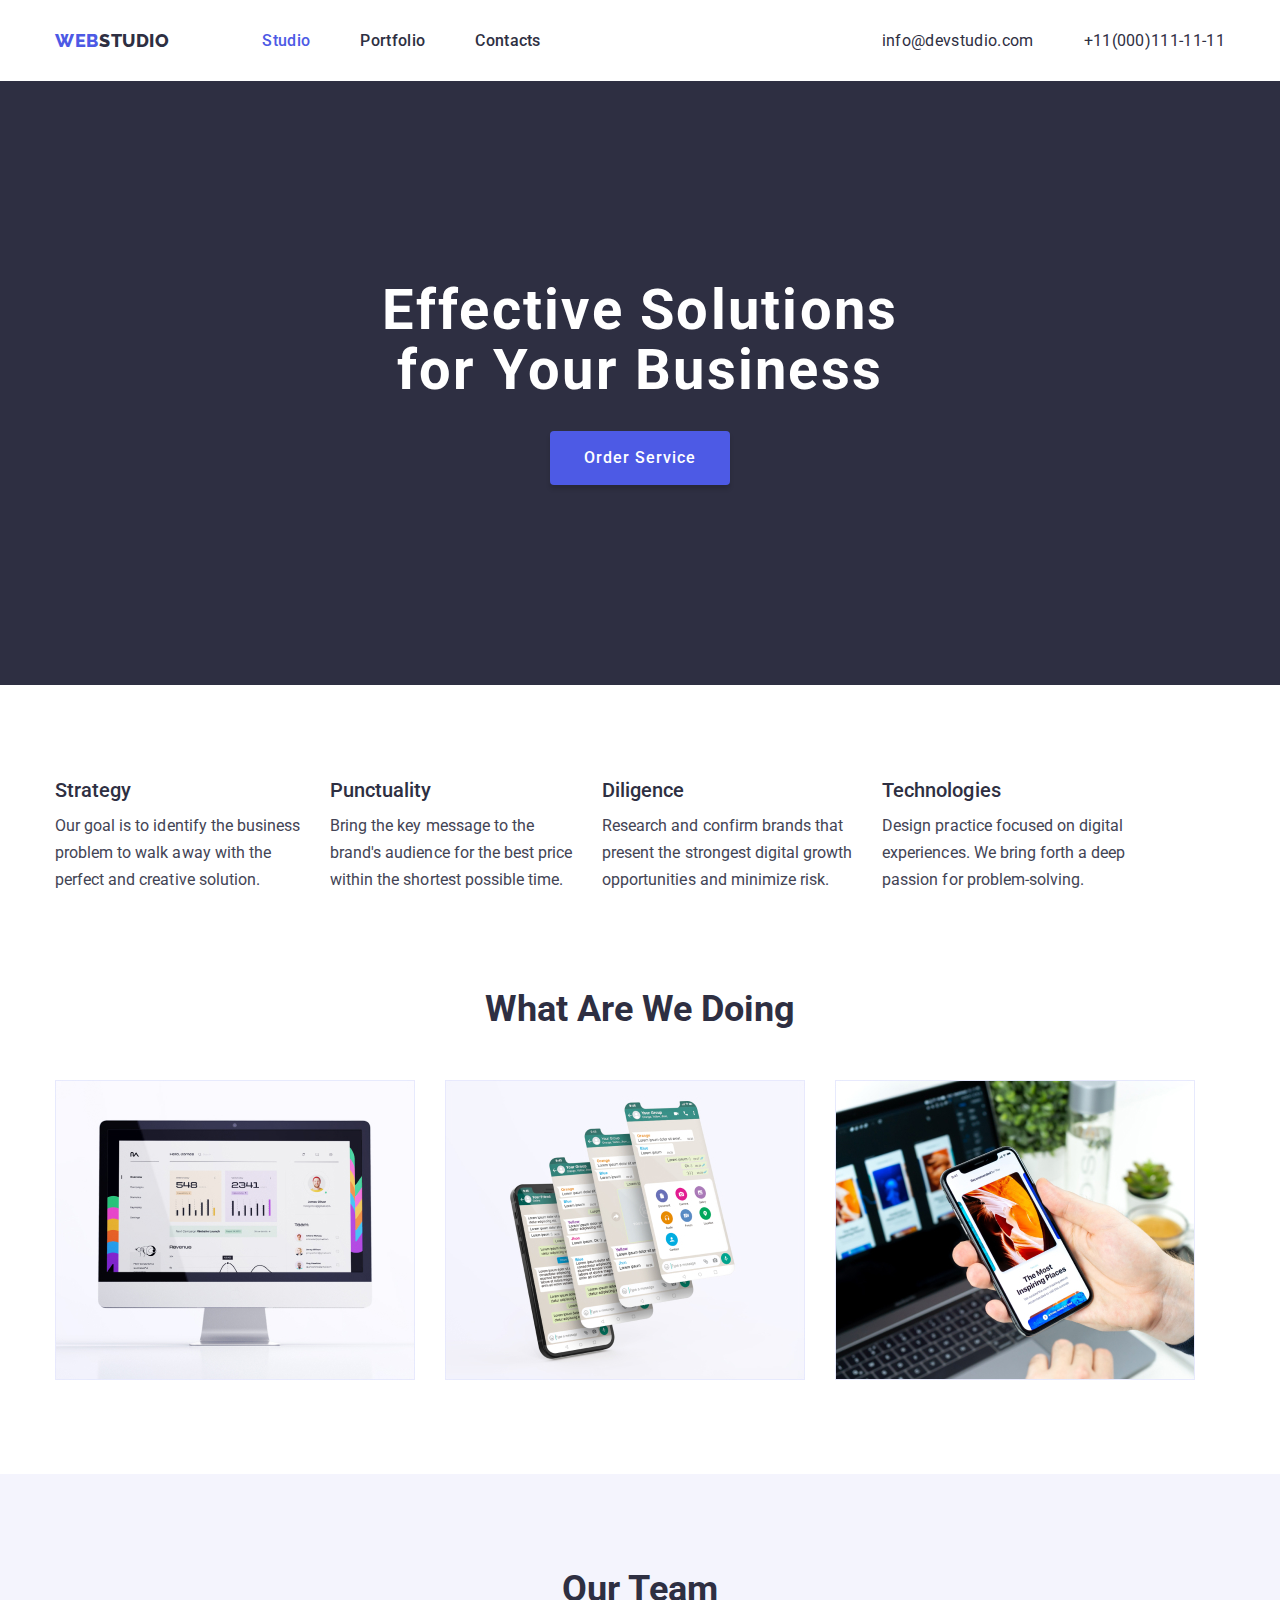
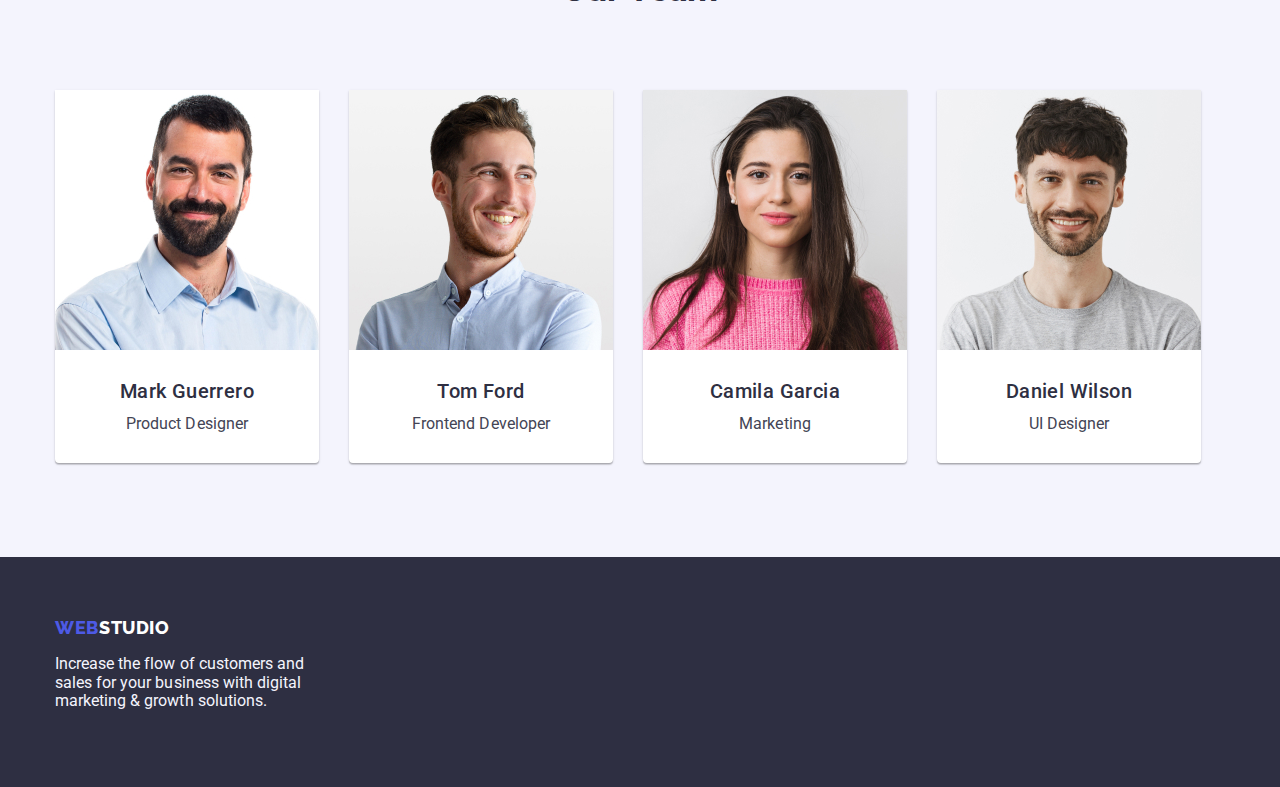
<file: index.html>
<!DOCTYPE html>
<html lang="en">
  <head>
    <meta charset="UTF-8" />
    <meta http-equiv="X-UA-Compatible" content="IE=edge" />
    <meta name="viewport" content="width=device-width, initial-scale=1.0" />
    <title>Studio</title>
    <link rel="preconnect" href="https://fonts.googleapis.com " />
    <link rel="preconnect" href="https://fonts.gstatic.com " crossorigin />
    <link
      rel="stylesheet"
      href="https://cdnjs.cloudflare.com/ajax/libs/modern-normalize/2.0.0/modern-normalize.min.css"
    />
    <link
      href="https://fonts.googleapis.com/css2?family=Raleway:wght@800&family=Roboto:wght@400;500;700;900&display=swap"
      rel="stylesheet"
    />
    <link rel="stylesheet" href="./css/style.css" />
  </head>
  <body>
    <!--this is the header-->
    <header class="page-header">
      <div class="container menu">
        <nav class="navigation">
          <a href="./index.html" class="logo-link">
            <span class="logo">WEB</span>
            <span class="studio">STUDIO</span>
          </a>

          <ul class="nav-menu list">
            <li class="item">
              <a href="./index.html" class="page current link">Studio</a>
            </li>
            <li class="item">
              <a href="./portfolio.html" class="page link">Portfolio</a>
            </li>
            <li class="item"><a href="#" class="page link">Contacts</a></li>
          </ul>
        </nav>

        <ul class="contacts-menu list">
          <li class="item">
            <a href="mailto:info@devstudio.com" class="contact link"
              >info@devstudio.com</a
            >
          </li>
          <li class="item">
            <a href="tel:+110001111111" class="contact link"
              >+11(000)111-11-11</a
            >
          </li>
        </ul>
      </div>
    </header>

    <!-- this is the main section -->
    <main>
      <!--This is section 1 -->
      <section class="hero bg-hero">
        <div class="container">
          <h1 class="hero-title">
            Effective Solutions <br />
            for Your Business
          </h1>
          <button type="button" class="button primary">Order Service</button>
        </div>
      </section>

      <!-- This is section 2 -->
      <section class="section">
        <div class="container">
          <ul class="benefits list">
            <li class="item">
              <h3 class="title">Strategy</h3>
              <p class="description">
                Our goal is to identify the business <br />
                problem to walk away with the <br />
                perfect and creative solution.
              </p>
            </li>

            <li class="item">
              <h3 class="title">Punctuality</h3>
              <p class="description">
                Bring the key message to the <br />
                brand's audience for the best price <br />
                within the shortest possible time.
              </p>
            </li>

            <li class="item">
              <h3 class="title">Diligence</h3>
              <p class="description">
                Research and confirm brands that <br />
                present the strongest digital growth <br />
                opportunities and minimize risk.
              </p>
            </li>

            <li class="item">
              <h3 class="title">Technologies</h3>
              <p class="description">
                Design practice focused on digital <br />
                experiences. We bring forth a deep <br />
                passion for problem-solving.
              </p>
            </li>
          </ul>
        </div>
      </section>

      <!-- This is section 3 -->
      <section class="section no-top-padding">
        <div class="container">
          <h2 class="section-title">What Are We Doing</h2>
          <ul class="what-we-do list">
            <li class="item">
              <img
                class="image"
                src="images/img1.jpg"
                alt="computer"
                width="370"
                height="294"
              />
            </li>
            <li class="item">
              <img
                class="image"
                src="images/img2.jpg"
                alt="cellphone"
                width="370"
                height="294"
              />
            </li>
            <li class="item">
              <img
                class="image"
                src="images/img3.jpg"
                alt="computer and cellphone"
                width="370"
                height="294"
              />
            </li>
          </ul>
        </div>
      </section>

      <!-- This is section 4-->
      <section class="section bg-team">
        <div class="container">
          <h2 class="section-title">Our Team</h2>
          <ul class="team list">
            <li class="item">
              <img
                class="image"
                src="images/img4.jpg"
                alt="mark"
                width="270"
                height="260"
              />
              <h3 class="name">Mark Guerrero</h3>
              <p class="position">Product Designer</p>
            </li>

            <li class="item">
              <img
                class="image"
                src="images/img5.jpg"
                alt="tom"
                width="270"
                height="260"
              />
              <h3 class="name">Tom Ford</h3>
              <p class="position">Frontend Developer</p>
            </li>

            <li class="item">
              <img
                class="image"
                src="images/img6.jpg"
                alt="camila"
                width="270"
                height="260"
              />
              <h3 class="name">Camila Garcia</h3>
              <p class="position">Marketing</p>
            </li>

            <li class="item">
              <img
                class="image"
                src="images/img7.jpg"
                alt="daniel"
                width="270"
                height="260"
              />
              <h3 class="name">Daniel Wilson</h3>
              <p class="position">UI Designer</p>
            </li>
          </ul>
        </div>
      </section>
    </main>

    <!-- This is Footer -->

    <footer class="page-footer bg-footer">
      <div class="container">
        <a href="./index.html" class="logo-link footer">
          <span class="logo">WEB</span>
          <span class="studio-2">STUDIO</span>
        </a>
        <p class="footer-description">
          Increase the flow of customers and <br />
          sales for your business with digital <br />
          marketing & growth solutions.
        </p>
      </div>
    </footer>
  </body>
</html>
</file>
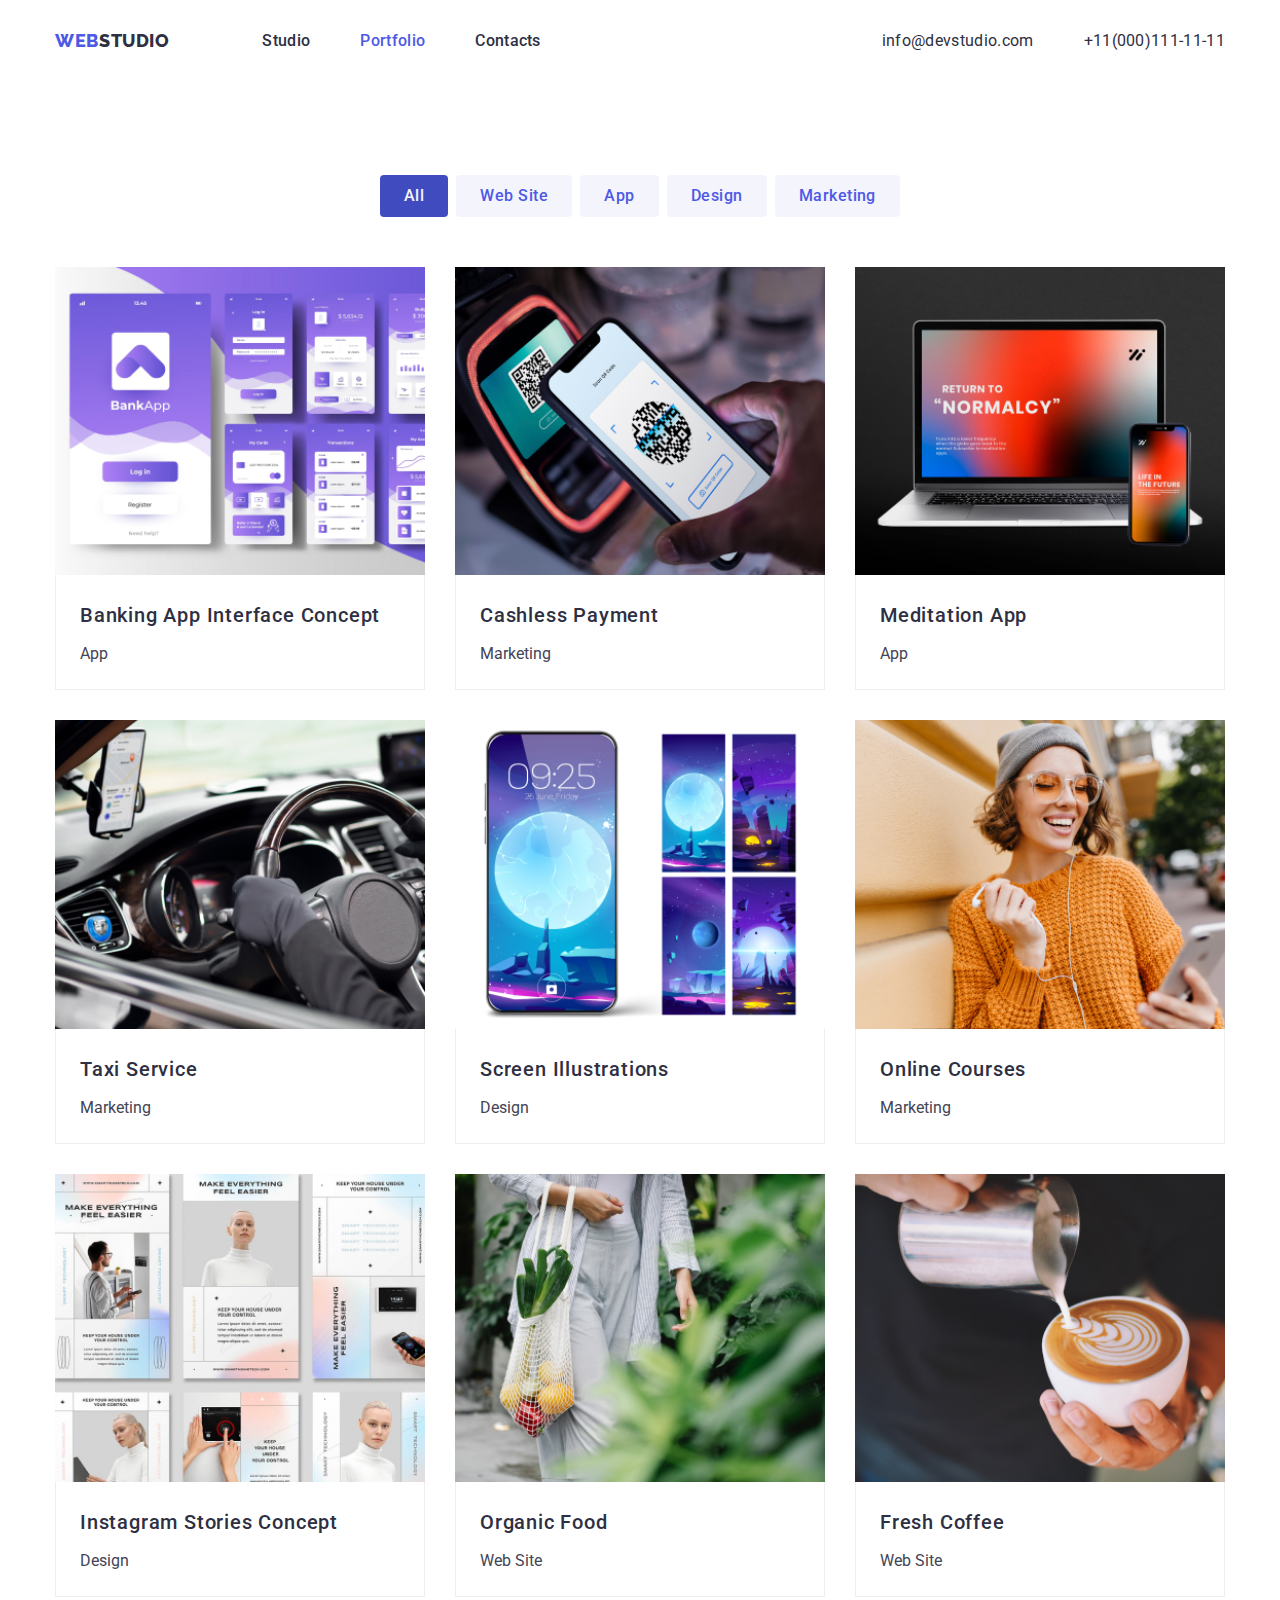
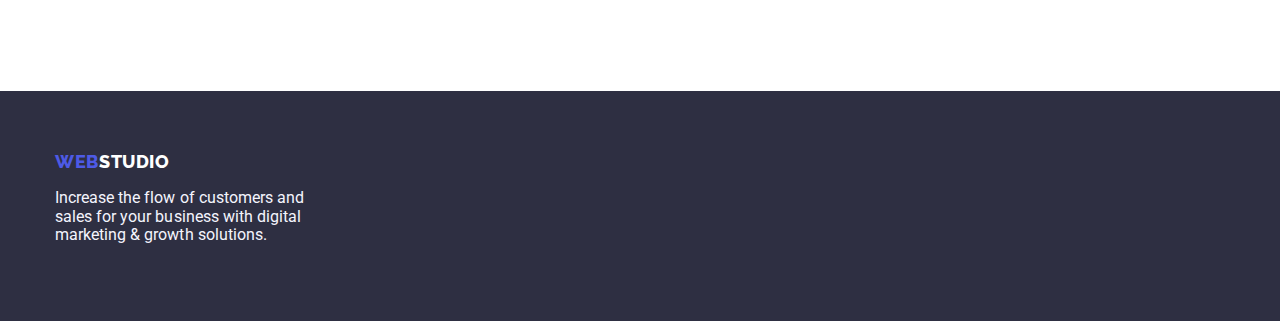
<file: portfolio.html>
<!DOCTYPE html>
<html lang="en">
  <head>
    <meta charset="UTF-8" />
    <meta http-equiv="X-UA-Compatible" content="IE=edge" />
    <meta name="viewport" content="width=device-width, initial-scale=1.0" />
    <title>Portfolio</title>
    <link rel="preconnect" href="https://fonts.googleapis.com " />
    <link rel="preconnect" href="https://fonts.gstatic.com " crossorigin />
    <link
      rel="stylesheet"
      href="https://cdnjs.cloudflare.com/ajax/libs/modern-normalize/2.0.0/modern-normalize.min.css"
    />
    <link
      href="https://fonts.googleapis.com/css2?family=Raleway:wght@800&family=Roboto:wght@400;500;700;900&display=swap"
      rel="stylesheet"
    />
    <link rel="stylesheet" href="./css/style.css" />
  </head>
  <body>
    <!--this is the header-->
    <header class="page-header">
      <div class="container menu">
        <nav class="navigation">
          <a href="./index.html" class="logo-link">
            <span class="logo">WEB</span>
            <span class="studio">STUDIO</span>
          </a>

          <ul class="nav-menu list">
            <li class="item">
              <a href="./index.html" class="page link">Studio</a>
            </li>
            <li class="item">
              <a href="./portfolio.html" class="page current link">Portfolio</a>
            </li>
            <li class="item"><a href="#" class="page link">Contacts</a></li>
          </ul>
        </nav>

        <ul class="contacts-menu list">
          <li class="item">
            <a href="mailto:info@devstudio.com" class="contact link"
              >info@devstudio.com</a
            >
          </li>
          <li class="item">
            <a href="tel:+110001111111" class="contact link"
              >+11(000)111-11-11</a
            >
          </li>
        </ul>
      </div>
    </header>

    <!-- this is the main section -->
    <main>
      <section class="section">
        <div class="container">
          <!-- Filters -->
          <ul class="filters list">
            <li class="space">
              <button type="button" class="button filter current">All</button>
            </li>
            <li class="space">
              <button type="button" class="button filter">Web Site</button>
            </li>
            <li class="space">
              <button type="button" class="button filter">App</button>
            </li>
            <li class="space">
              <button type="button" class="button filter">Design</button>
            </li>
            <li class="space">
              <button type="button" class="button filter">Marketing</button>
            </li>
          </ul>

          <!-- Projects -->
          <ul class="projects list">
            <li class="project-card">
              <a href="#" class="project link">
                <img
                  class="image"
                  src="images/project-card-1.jpg"
                  alt="bank app"
                  width="370"
                  height="294"
                />
                <div class="substrate">
                  <h3 class="name">Banking App Interface Concept</h3>
                  <p class="type">App</p>
                </div>
              </a>
            </li>

            <li class="project-card">
              <a href="#" class="project link">
                <img
                  class="image"
                  src="images/project-card-2.jpg"
                  alt="qr code payment"
                  width="370"
                  height="294"
                />
                <div class="substrate">
                  <h3 class="name">Cashless Payment</h3>
                  <p class="type">Marketing</p>
                </div>
              </a>
            </li>

            <li class="project-card">
              <a href="#" class="project link">
                <img
                  class="image"
                  src="images/project-card-3.jpg"
                  alt="laptop"
                  width="370"
                  height="294"
                />
                <div class="substrate">
                  <h3 class="name">Meditation App</h3>
                  <p class="type">App</p>
                </div>
              </a>
            </li>

            <li class="project-card">
              <a href="#" class="project link">
                <img
                  class="image"
                  src="images/project-card-4.jpg"
                  alt="taxi"
                  width="370"
                  height="294"
                />
                <div class="substrate">
                  <h3 class="name">Taxi Service</h3>
                  <p class="type">Marketing</p>
                </div>
              </a>
            </li>

            <li class="project-card">
              <a href="#" class="project link">
                <img
                  class="image"
                  src="images/project-card-5.jpg"
                  alt="mobile screen"
                  width="370"
                  height="294"
                />
                <div class="substrate">
                  <h3 class="name">Screen Illustrations</h3>
                  <p class="type">Design</p>
                </div>
              </a>
            </li>

            <li class="project-card">
              <a href="#" class="project link">
                <img
                  class="image"
                  src="images/project-card-6.jpg"
                  alt="woman"
                  width="370"
                  height="294"
                />
                <div class="substrate">
                  <h3 class="name">Online Courses</h3>
                  <p class="type">Marketing</p>
                </div>
              </a>
            </li>

            <li class="project-card">
              <a href="#" class="project link">
                <img
                  class="image"
                  src="images/project-card-7.jpg"
                  alt="instagram pictures"
                  width="370"
                  height="294"
                />
                <div class="substrate">
                  <h3 class="name">Instagram Stories Concept</h3>
                  <p class="type">Design</p>
                </div>
              </a>
            </li>

            <li class="project-card">
              <a href="#" class="project link">
                <img
                  class="image"
                  src="images/project-card-8.jpg"
                  alt="organic food"
                  width="370"
                  height="294"
                />
                <div class="substrate">
                  <h3 class="name">Organic Food</h3>
                  <p class="type">Web Site</p>
                </div>
              </a>
            </li>

            <li class="project-card">
              <a href="#" class="project link">
                <img
                  class="image"
                  src="images/project-card-9.jpg"
                  alt="coffee"
                  width="370"
                  height="294"
                />
                <div class="substrate">
                  <h3 class="name">Fresh Coffee</h3>
                  <p class="type">Web Site</p>
                </div>
              </a>
            </li>
          </ul>
        </div>
      </section>
    </main>

    <!-- This is Footer -->

    <footer class="page-footer bg-footer">
      <div class="container">
        <a href="./index.html" class="logo-link footer">
          <span class="logo">WEB</span>
          <span class="studio-2">STUDIO</span>
        </a>
        <p class="footer-description">
          Increase the flow of customers and <br />
          sales for your business with digital <br />
          marketing & growth solutions.
        </p>
      </div>
    </footer>
  </body>
</html>
</file>
<file: css/style.css>
/* @import url("https://fonts.googleapis.com/css2?family=Asap:ital,wght@0,400;0,700;1,500&family=Dancing+Script:wght@700&family=Poppins:ital,wght@0,400;0,500;0,700;1,200;1,400&family=Press+Start+2P&family=Roboto:wght@400;500;700;900&display=swap"); */

:root {
  /* Colors */
  --iris: #4d5ae5;
  --ocean: #404bbf;
  --navyblue: #2e2f42;
  --green: #31d0aa;
  --slate: #434455;
  --lightslate: #8e8f99;
  --cornflower: #e7e9fc;
  --cloud: #f4f4fd;
  --navyblu-emodal: rgba(46, 47, 66, 0.4);
  --grey: rgba(46, 47, 66, 0.7);
  --white: #ffffff;
  --dairy: #fcfcfc;
  --accent-color: #2196f3;

  /* Fonts */
  /* --header-1: 700 56px/60px "Roboto", sans-serif;
  --header-2: 700 36px/40px "Roboto", sans-serif;
  --header-3: 500 20px/24px "Roboto", sans-serif;
  --body: 400 16px/24px "Roboto", sans-serif;
  --body-medium: 500 16px/24px "Roboto", sans-serif;
  --button-text: 500 16px/24px "Roboto", sans-serif;
  --small-text: 400 12px/14px "Roboto", sans-serif;
  --link-text: 400 12px/16px "Roboto", sans-serif; */

  /* Effects */
}
/* CSS RESET */
/* checked */
p,
h1,
h2,
h3,
h4,
h5,
h6 {
  margin: 0;
}
/* checked */
html {
  box-sizing: border-box;
}
/* checked */
*,
*::before,
*::after {
  box-sizing: inherit;
}
/* checked */
img {
  display: block;
  width: 100%;
  height: auto;
}
/* checked */
.link {
  text-decoration: none;
  color: inherit;
}
/* checked */
.list {
  list-style: none;
  padding: 0;
  margin: 0;
}
/* checked */
.section {
  padding-top: 94px;
  padding-bottom: 94px;
}
/* checked */
.section.no-top-padding {
  padding-top: 0;
}

/* END OF CSS RESET */
/* checked */
body {
  font-family: "Roboto", sans-serif;
  color: var(--slate);
  font-size: 16px;
  letter-spacing: 0.03px;
}
/* checked */
.container {
  width: 1200px;
  padding: 0px 15px;
  margin: 0 auto;
}
/* checked */
.menu,
.navigation,
.nav-menu,
.contacts-menu {
  display: flex;
  align-items: center;
}
/* starts of header */

/* checked */
.logo-link {
  text-decoration: none;
  font-size: 0;
  font-family: "Raleway", sans-serif;
  font-weight: 800;
  line-height: 1.17;
  letter-spacing: 0.54px;
}
/* checked */
.logo-link > span {
  font-size: 18px;
}
/* checked */
.logo {
  color: var(--iris, #4d5ae5);
}
/* checked */
.logo-link footer {
  margin-bottom: 20px;
}
/* checked */
.studio {
  color: var(--navyblue, #2e2f42);
}
/* checked */
.nav-menu {
  margin-left: 93px;
}
/* checked */
.contacts-menu {
  margin-left: auto;
}
/* checked */
.nav-menu .item:not(:last-child),
.contacts-menu .item:not(:last-child) {
  margin-right: 50px;
}
/* checked */
.nav-menu .page,
.contacts-menu .contact {
  text-decoration: none;
  color: var(--navyblue);
  font-weight: 500;
  line-height: 1.14;
  letter-spacing: 0.02em;
  display: block;
  padding-top: 32px;
  padding-bottom: 31px;
}
.contacts-menu .contact {
  font-weight: 400;
}
/* checked */
.page-header {
  border-radius: 1px solid #ececec;
}
/* checked */
.nav-menu .page:hover,
.nav-menu .page:focus,
.nav-menu .page.current,
.contacts-menu .contact:hover,
.contacts-menu .contact:focus {
  color: var(--iris);
}

/* end of header */

/* start of section 1*/
/* checked */
.bg-hero {
  background-color: var(--navyblue);
}
/* checked */
.hero {
  padding-top: 200px;
  padding-bottom: 200px;
  text-align: center;
}
/* checked */
.hero-title {
  font-size: 56px;
  line-height: 1.07;
  letter-spacing: 0.04em;
  color: var(--white);
  font-weight: 700;
  margin-bottom: 30px;
}
/* checked */
.button {
  border-color: transparent;
  font-family: inherit;
  font-weight: 500;
  line-height: 1.5;
  letter-spacing: 0.03em;
  font-size: 16px;
  border-radius: 4px;
}
/* checked */
.button.primary {
  background: var(--iris, #4d5ae5);
  color: var(--white);
  line-height: 1.87;
  letter-spacing: 0.06em;
  padding: 10px 32px;
  box-shadow: 0px 4px 4px 0px rgba(0, 0, 0, 0.15);
}
/* checked */
.button.primary:hover,
.button.primary:focus {
  background-color: var(--ocean);
}
/* end of section 1 */

/* start of section 2 */
/* checked */
.benefits {
  display: flex;
  flex-wrap: wrap;
  margin-left: -30px;
  margin-top: -30px;
}
/* checked */
.benefits .item {
  flex-basis: calc(100% / 4 -30px);
  margin-left: 30px;
  margin-top: 30px;
}
/* checked */
.benefits .title {
  font-size: 20px;
  font-weight: 500;
  color: var(--navyblue);
  line-height: 1.14;
  margin-bottom: 10px;
}
/* checked */
.benefits .description {
  color: var(--slate, #434455);
  font-size: 16px;
  font-weight: 400;
  line-height: 1.71;
}
/* end of section 2 */
/* .item {
  display: flex;
  justify-content: center;
} */

/* start of section 3 */
/* checked */
.section-title {
  font-size: 36px;
  line-height: 1.17;
  color: var(--navyblue);
  text-align: center;
  margin-bottom: 50px;
}
/* checked */
.what-we-do {
  display: flex;
  flex-wrap: wrap;
  margin-left: -30px;
  margin-top: -30px;
}
/* checked */
.what-we-do .item {
  flex-basis: calc(100% / 3 -30px);
  margin-left: 30px;
  margin-top: 30px;
}
/* end of section 3 */

/* start of section 4 */
/* checked */
.bg-team {
  background-color: var(--cloud);
}
/* .section-title.team {
  padding: 156px;
} */
/* checked */
.team {
  display: flex;
  flex-wrap: wrap;
  margin-left: -30px;
  margin-right: -30px;
}

/* checked */
.team .item {
  flex-basis: calc(100% 4 - 30px);
  margin-left: 30px;
  margin-top: 30px;
  padding-bottom: 30px;
  background-color: var(--white);
  border-radius: 0px 0px 4px 4px;
  box-shadow: 0px 1px 3px rgba(0, 0, 0, 0.12), 0px 1px 1px rgba(0, 0, 0, 0.14),
    0px 2px 1px rgba(0, 0, 0, 0.12);
}
/* checked */
.team .name,
.team .position {
  font-size: 16px;
  line-height: 1.19;
  text-align: center;
}
/* checked */
.team .name {
  font-size: 20px;
  font-weight: 500;
  letter-spacing: 0.02em;
  color: var(--navyblue);
  margin-top: 30px;
  margin-bottom: 10px;
}
/* checked */
.team .position {
  color: var(--slate);
  font-size: 16px;
  font-weight: 400;
}
/* end of section 4 */

/* start of footer */

/* checked */
.page-footer {
  padding-top: 60px;
  padding-bottom: 60px;
  background-color: var(--navyblue);
}
/* checked */
.footer-description {
  color: var(--cloud);
  padding: 17px 0px;
  font-size: 16px;
  /* padding-left: 120px; */
}
/* checked */
.studio-2 {
  color: var(--white);
}
/* end of footer */

/* Portfolio Page */
/* start of filters */
/* checked */
.filters {
  display: flex;
  align-items: center;
  justify-content: center;
  margin-bottom: 50px;
}
/* checked */
.filters .space + .space {
  margin-left: 8px;
}
/* checked */
.button.filter {
  background: var(--cloud);
  color: var(--iris);
  font-weight: 500;
  line-height: 1.62;
  padding: 6px 22px;
}
/* checked */
.button.filter:hover,
.button.filter:focus,
.button.filter.current {
  background-color: var(--ocean);
  color: var(--cloud);
  box-shadow: 0px 3px 1px rgba(0, 0, 0, 0.1), 0px 1px 2px rgba(0, 0, 0, 0.08),
    0px 2px 2px rgba(0 0 0 0.12);
}
/* end of filters */

/* start of projects */

/* checked */
.projects {
  flex-wrap: wrap;
  display: flex;
  margin-left: -30px;
  margin-top: -30px;
}
/* checked */
.project-card {
  flex-basis: calc(100% / 3 - 30px);
  margin-left: 30px;
  margin-top: 30px;
}

/* checked */
.substrate {
  padding: 20px 24px;
  border: 1px solid #eeeeee;
  border-top: 0;
  background-color: var(--white);
}
/* checked */
.project .name {
  font-size: 20px;
  font-weight: 500;
  line-height: 2;
  letter-spacing: 0.04em;
  color: var(--navyblue);
  margin-bottom: 4px;
}
/* checked */
.project .type {
  color: var(--slate);
  font-weight: 400;
  line-height: 1.87;
}
/* end of project container */
</file>
